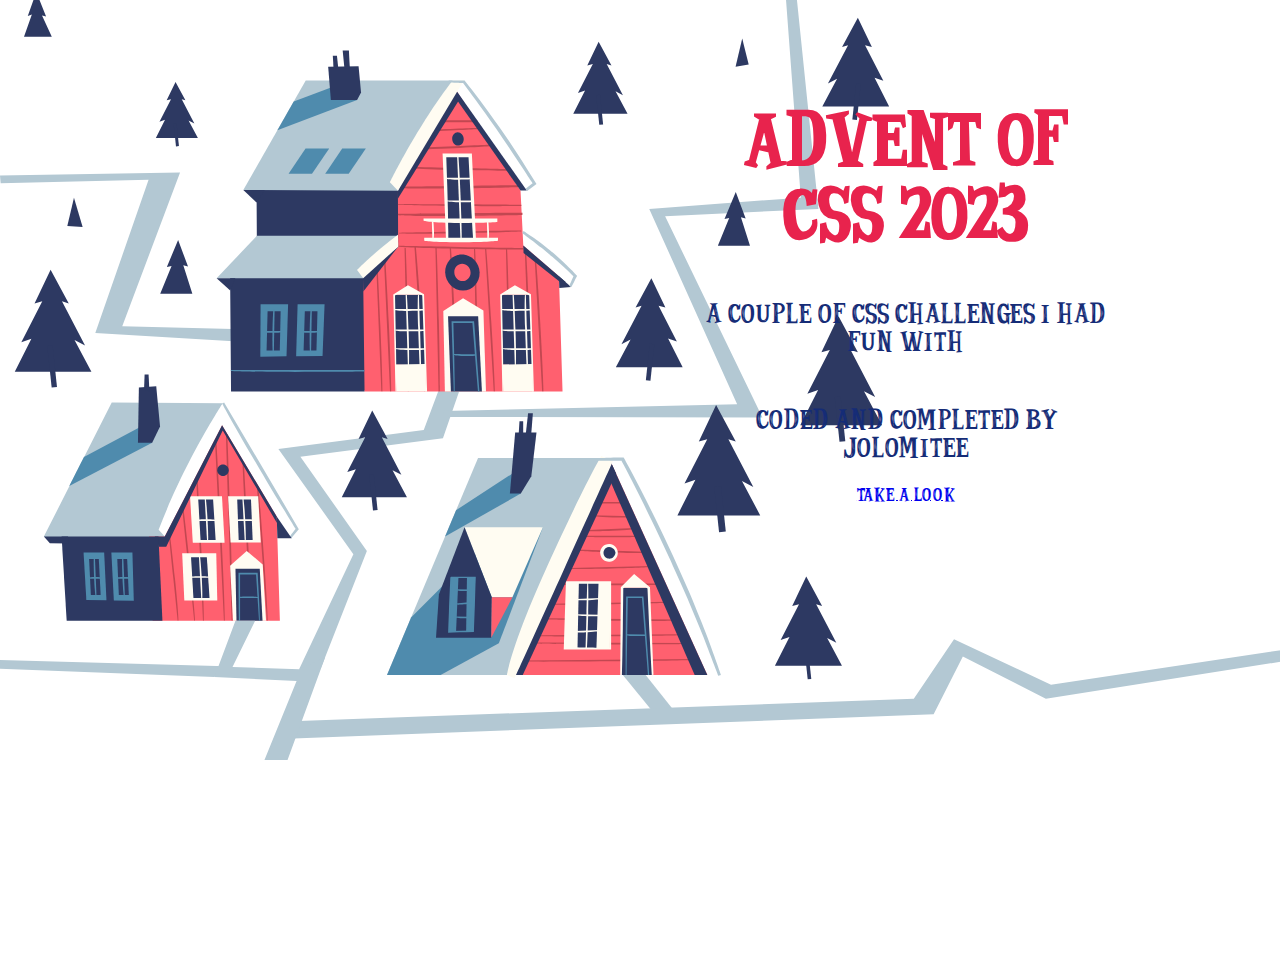
<file: index.html>
<!doctype html>
<html lang="en">
<head>
    <title>CSS Challenges</title>
    <meta charset="utf-8">
    <meta name="viewport" content="width=device-width, initial-scale=1, shrink-to-fit=no">
    <link href="https://cdn.jsdelivr.net/npm/bootstrap@5.2.1/dist/css/bootstrap.min.css" rel="stylesheet" integrity="sha384-iYQeCzEYFbKjA/T2uDLTpkwGzCiq6soy8tYaI1GyVh/UjpbCx/TYkiZhlZB6+fzT" crossorigin="anonymous">
    <link rel="stylesheet" href="style.css">
</head>

    <body>
        <main>
            <div class="intro">
                <h1 aria-label="Advent of CSS">ADVENT OF <br class="d-md-none"> CSS 2023</h1>
                <p>A COUPLE OF CSS CHALLENGES I HAD FUN WITH</p>
                <p>CODED AND COMPLETED BY JOLOMITEE</p>

                <div class="d-grid gap-2">
                <a href="./1/index.html" type="button" role="button" title="See all challenges" class="btn btn-primary py-3 mt-3" aria-label="See all challenges">TAKE A LOOK</a>
                </div>
            </div>
        </main>
        <script src="https://cdn.jsdelivr.net/npm/@popperjs/core@2.11.6/dist/umd/popper.min.js"
            integrity="sha384-oBqDVmMz9ATKxIep9tiCxS/Z9fNfEXiDAYTujMAeBAsjFuCZSmKbSSUnQlmh/jp3" crossorigin="anonymous">
        </script>
        <script src="https://cdn.jsdelivr.net/npm/bootstrap@5.2.1/dist/js/bootstrap.min.js"
            integrity="sha384-7VPbUDkoPSGFnVtYi0QogXtr74QeVeeIs99Qfg5YCF+TidwNdjvaKZX19NZ/e6oz" crossorigin="anonymous">
        </script>
    </body>
</html>
</file>
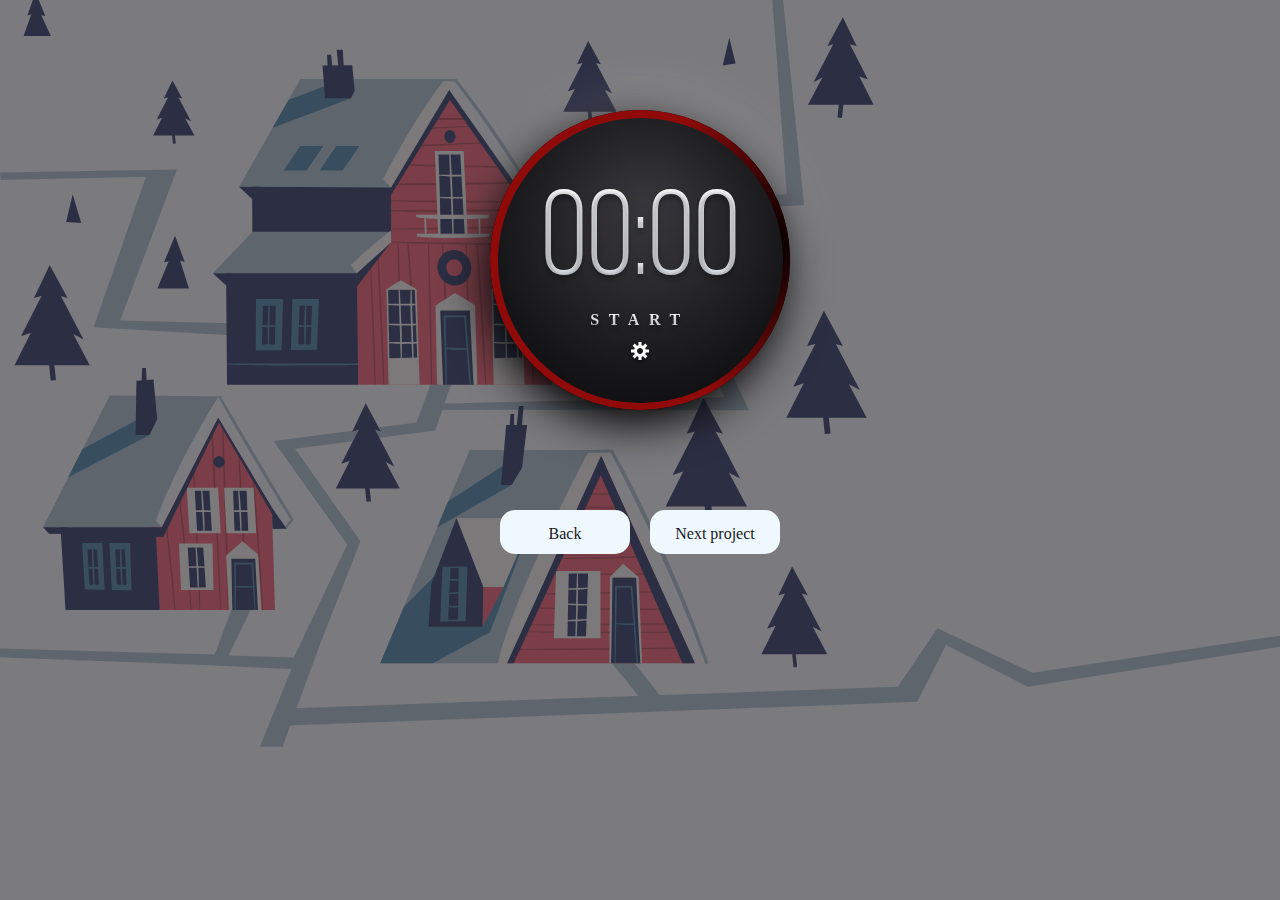
<file: 1/index.html>
<!DOCTYPE html>
<html lang="en">
	<head>
		<meta charset="UTF-8" />
		<meta http-equiv="X-UA-Compatible" content="IE=edge" />
		<meta name="viewport" content="width=device-width, initial-scale=1.0" />
		<title>Pomodoro Counter</title>
		<link rel="stylesheet" href="./style.css" />
	</head>
	<body>
		<main>
			<div class="container">
				<div class="time-circle">
					<div class="info-circle">
						<div class="info">
							<p class="time">
								<span id="minutes">00</span>:<span id="seconds">00</span>
							</p>
							<button type="button" class="status" id="trigger">START</button>
							<button id="settings">
								<img src="./images/gear.svg" alt="settings" />
							</button>
						</div>
					</div>
				</div>
			</div>

			<div class="navigation">
				<a type="button" role="button" href="../index.html">Back</a>
				<a type="button" role="button" href="../2/index.html">Next project</a>
			</div>
		</main>

		<script src="./script.js"></script>
	</body>
</html>
</file>
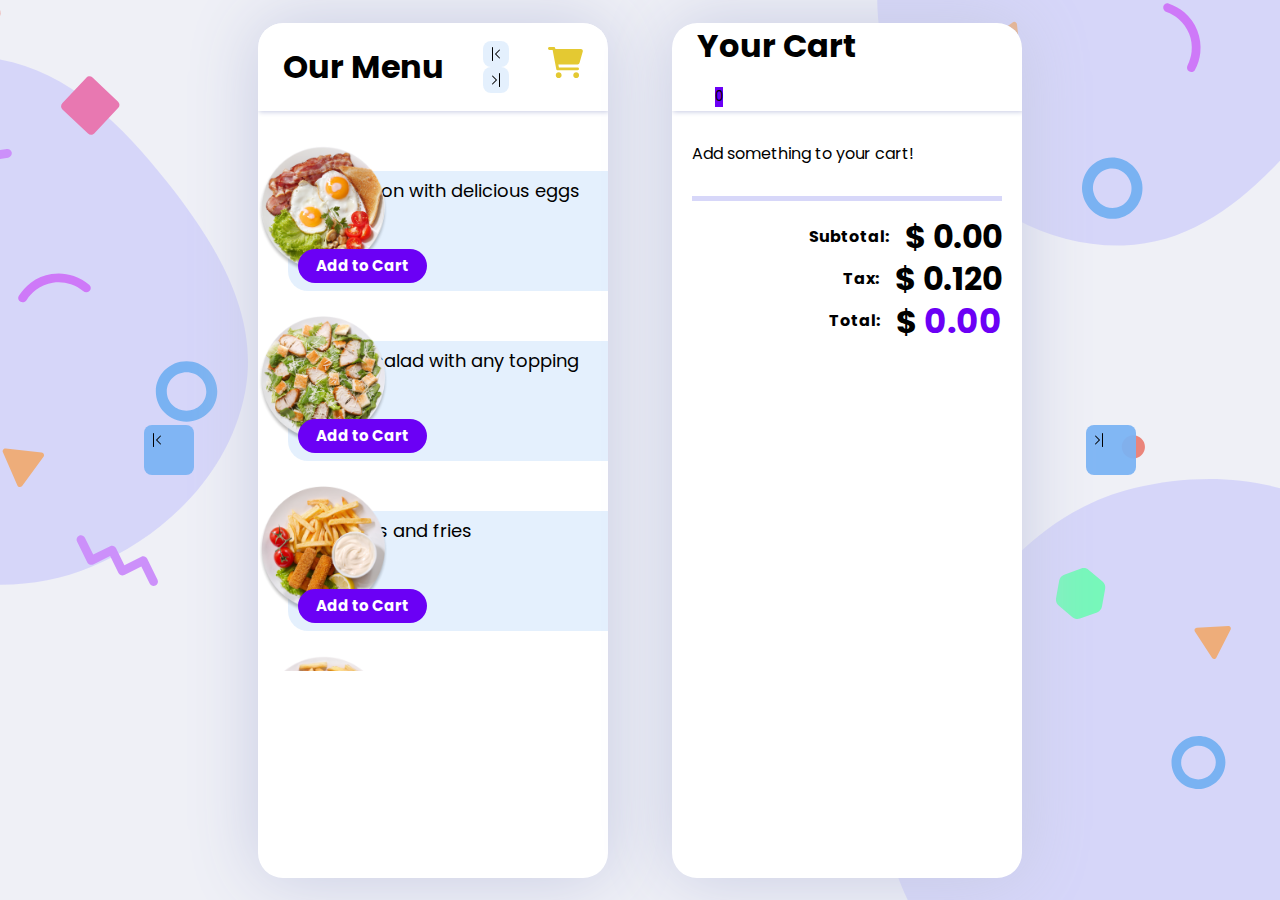
<file: 2/index.html>
<!DOCTYPE html>
<html lang="en">
	<head>
		<title>E-commerce Component</title>
		<!-- Required meta tags -->
		<meta charset="utf-8" />
		<meta
			name="viewport"
			content="width=device-width, initial-scale=1, shrink-to-fit=no"
		/>
		<link rel="preconnect" href="https://fonts.googleapis.com" />
		<link rel="preconnect" href="https://fonts.gstatic.com" crossorigin />
		<link
			href="https://fonts.googleapis.com/css2?family=Poppins:wght@400;700&display=swap"
			rel="stylesheet"
		/>

		<!-- Bootstrap CSS v5.2.1 -->
		<link
			href="https://cdn.jsdelivr.net/npm/bootstrap@5.2.1/dist/css/bootstrap.min.css"
			rel="stylesheet"
			integrity="sha384-iYQeCzEYFbKjA/T2uDLTpkwGzCiq6soy8tYaI1GyVh/UjpbCx/TYkiZhlZB6+fzT"
			crossorigin="anonymous"
		/>
		<link rel="stylesheet" href="./style.css" />
	</head>

	<body>
		<img src="./images/bg__left.svg" alt="background" class="bg__left" />
		<img src="./images/bg__top-right.svg" alt="background" class="bg__top" />
		<img src="./images/bg__btm-right.svg" alt="background" class="bg__btm" />

		<main>
			<a type="button" role="button" href="../1/index.html" class="lg-nav-buttons  d-none d-md-flex" title="Previous project">
				<img
					src="images/chevron-bar-left.svg"
					alt="Previous"

				/>
			</a>

			<section class="main__container">
				<div class="header">
					<h1>Our Menu</h1>
					<div
						class="navigation d-flex align-items-center justify-content-center gap-3 d-md-none"
					>
						<a type="button" role="button" href="../1/index.html" class="sm-nav-buttons">
							<img
								src="images/chevron-bar-left.svg"
								alt="Go back"
								title="Previous project"

							/>
						</a>
						<a
							type="button"
							role="button"
							href="../3/index.html"
							class="sm-nav-buttons"
							><img
								src="images/chevron-bar-right.svg"
								alt="Next Project"
								title="Next Challenge"
						/></a>
					</div>
					<div>
						<button
							title="Your cart"
							type="button"
							role="button"
							class="d-md-none"
							type="button"
							data-bs-toggle="offcanvas"
							data-bs-target="#Cart__container"
							aria-controls="Cart__container"
						>
							<svg xmlns="http://www.w3.org/2000/svg" viewBox="0 0 576 512">
								<path
									d="M96 0c11.5 0 21.4 8.19 23.6 19.51L121.1 32h420.7c20.3 0 36.5 20.25 30.8 40.66l-54 192.04c-3.9 13.8-16.5 23.3-30.8 23.3H170.7l9.2 48H488c13.3 0 24 10.7 24 24s-10.7 24-24 24H159.1c-10.6 0-20.5-8.2-22.7-19.5L76.14 48H24C10.75 48 0 37.25 0 24S10.75 0 24 0h72zm32 464c0-26.5 21.5-48 48-48s48 21.5 48 48-21.5 48-48 48-48-21.5-48-48zm384 0c0 26.5-21.5 48-48 48s-48-21.5-48-48 21.5-48 48-48 48 21.5 48 48z"
								/>
							</svg>
						</button>
					</div>
				</div>

				<div id="menuItem" class="menu__items">
					<!-- Template of food items -->
					<!-- <div class="menu-item row">
                    <div class="item__img col-5">
                        <img src="./images/plate__ravioli.png" alt="Food item" class="itemImg img-fluid">
                    </div>
                    <div class="item__description col">
                        <p class="item__name">Ravioli</p>
                        <h3 class="item__price">$ <span>2.23</span></h3>

                        <div>
                            <button class="item__button">Add to Cart</button>
                        </div>
                    </div>
                </div> -->
				</div>
			</section>

			<section
				class="offcanvas offcanvas-start"
				tabindex="-1"
				id="Cart__container"
				aria-label="Your cart"
			>
				<div class="offcanvas-header header">
					<div class="d-flex">
						<h2 class="offcanvas-title" id="staticBackdropLabel">Your Cart</h2>
						<button
							type="button"
							class="btn"
							title="Cart quantity"
							title="Cart quantity"
						>
							<span class="badge" id="badgeCounter"></span>
						</button>
					</div>
					<button
						type="button"
						class="btn-close d-md-none"
						data-bs-dismiss="offcanvas"
						aria-label="Close"
					></button>
				</div>
				<div class="offcanvas-body">
					<div class="cart-body">
						<!-- <div>
                        Add something to your cart!
                    </div> -->

						<div id="cartItems" class="cartItems">
							<!-- <div>Your cart is empty</div> -->

							<!-- Template for cart item -->
							<!-- <div class="cart-item row m-0">
                            <div class="col-3 p-0 cart-img-counter">
                                <div class="inner-cart-img-counter">
                                    <img src="./images/plate__french-fries.png" alt="Food" class="img-fluid">
                                    <span class="badge cart__item-badge">1</span>
                                </div>
                            </div>
                            <div class="col pe-0">
                                <div>
                                    <p class="cart-item-desc m-0">French fries with ketchup</p>
                                    <b>$ <span id="price">2.23</span></b>
                                </div>
                                <div class="evaluator mt-3 d-flex justify-content-between align-items-center">
                                    <div class="controls d-flex align-items-center gap-3">
                                        <button id="minus">-</button><span id="quantity">1</span><button id="plus">+</button>
                                    </div>
                                    <h6 class="item__price">$<span id="quantityPrice">2.23</span></h6>
                                </div>
                            </div>

                        </div> -->
						</div>

						<div class="calculator" id="calculator">
							<div class="expenditure">
								<span class="calcMeta">Subtotal:</span>
								<h5>$ <span id="subtotal"></span></h5>
							</div>
							<div class="expenditure">
								<span class="calcMeta">Tax:</span>
								<h5>$ <span id="tax">0.120</span></h5>
							</div>
							<div class="expenditure">
								<span class="calcMeta">Total:</span>
								<h5>$ <span id="total"></span></h5>
							</div>
						</div>
					</div>
				</div>
			</section>

			<a
				type="button"
				role="button"
				href="../3/index.html"
				class="lg-nav-buttons  d-none d-md-flex" title="Next Challenge"
				><img
					src="images/chevron-bar-right.svg"
					alt="Next Project"
			/></a>
		</main>
		<!-- <footer>
        <p>JolomiTee 2023 - Advent of CSS Challenges</p>
        <p>Made with ❤ & 🤭 </p>
    </footer> -->

		<!-- Bootstrap JavaScript Libraries -->
		<script
			src="https://cdn.jsdelivr.net/npm/@popperjs/core@2.11.6/dist/umd/popper.min.js"
			integrity="sha384-oBqDVmMz9ATKxIep9tiCxS/Z9fNfEXiDAYTujMAeBAsjFuCZSmKbSSUnQlmh/jp3"
			crossorigin="anonymous"
		></script>

		<script
			src="https://cdn.jsdelivr.net/npm/bootstrap@5.2.1/dist/js/bootstrap.min.js"
			integrity="sha384-7VPbUDkoPSGFnVtYi0QogXtr74QeVeeIs99Qfg5YCF+TidwNdjvaKZX19NZ/e6oz"
			crossorigin="anonymous"
		></script>

		<script src="./main.js"></script>
		<!-- <script src="./cart.js"></script> -->
	</body>
</html>
</file>
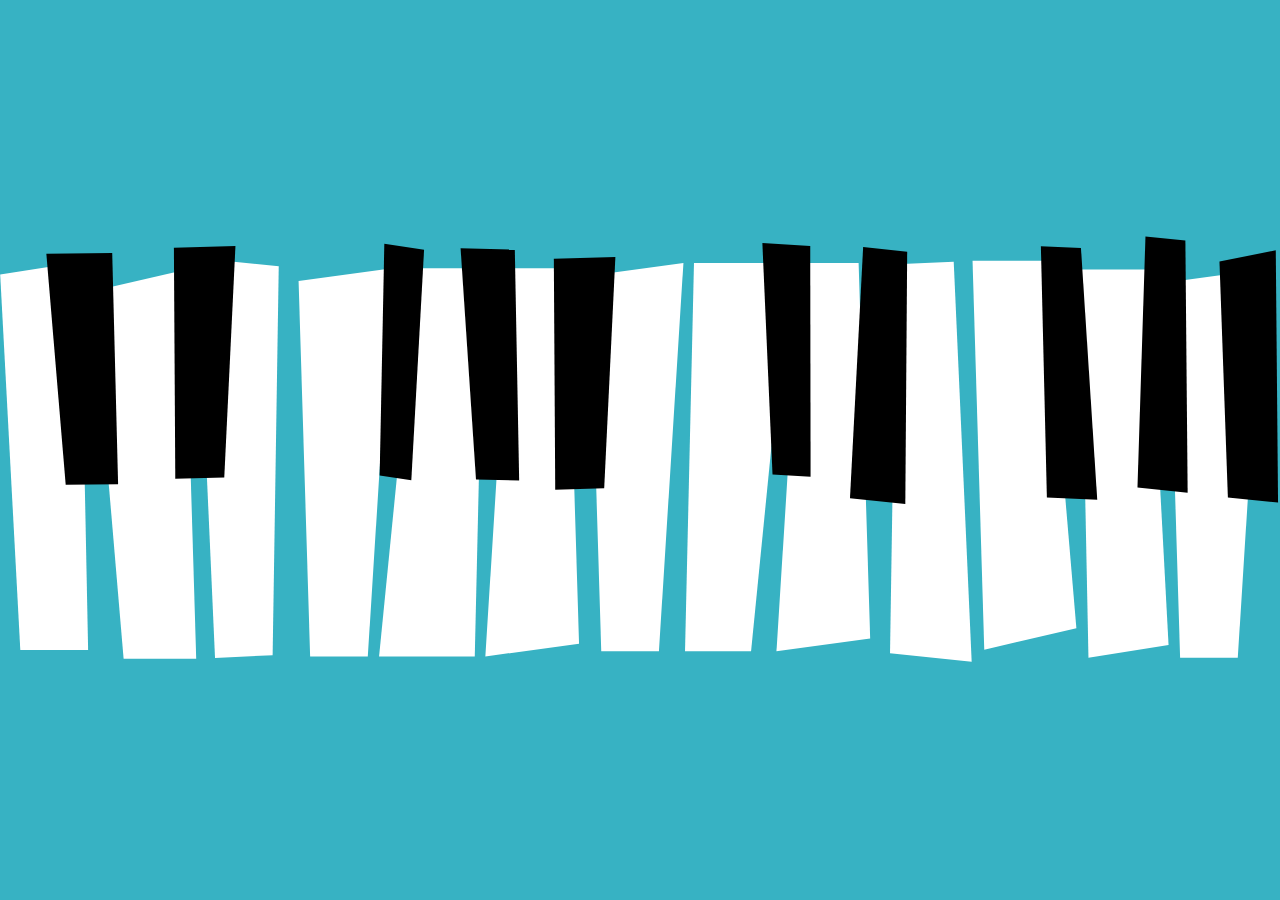
<file: 3/FINAL-CODE/index.html>
<!DOCTYPE html>
<html lang="en">

<head>
  <meta charset="UTF-8">
  <meta http-equiv="X-UA-Compatible" content="IE=edge">
  <meta name="viewport" content="width=device-width, initial-scale=1.0">
  <title>3 - Piano || Advent of CSS</title>
  <link rel="stylesheet" href="styles.css" />
</head>

<body>

  <div class="wrapper">
    <svg width="1387" height="467" viewBox="0 0 1387 467" fill="none" xmlns="http://www.w3.org/2000/svg">
      <!-- white keys -->
      <a href="#">
        <path class="white-keys" d="M638.996 44.2128L740.544 30.4131L714.007 451.115H651.516L638.996 44.2128Z" />
      </a>
      <a href="#">
        <path class="white-keys"
          d="M627.456 442.886L525.908 456.686L552.445 35.9836L614.936 35.9836L627.456 442.886Z" />
      </a>
      <a href="#">
        <path class="white-keys"
          d="M942.914 437.315L841.366 451.115L867.903 30.4131L930.395 30.4131L942.914 437.315Z" />
      </a>
      <a href="#">
        <path class="white-keys"
          d="M323.538 49.7834L425.086 35.9836L398.549 456.686L336.057 456.686L323.538 49.7834Z" />
      </a>
      <a href="#">
        <path class="white-keys" d="M1266.25 51.0879L1367.8 37.2881L1341.26 457.99H1278.77L1266.25 51.0879Z" />
      </a>
      <a href="#">
        <path class="white-keys" d="M1266.25 444.19L1179.45 457.99L1170.96 37.2881L1244.45 37.2881L1266.25 444.19Z" />
      </a>
      <a href="#">
        <path class="white-keys"
          d="M0.198484 42.9083L86.9996 29.1086L95.4927 449.811L22.0025 449.811L0.198484 42.9083Z" />
      </a>
      <a href="#">
        <path class="white-keys"
          d="M1166.36 426.108L1066.54 449.292L1053.83 27.9453L1132.51 27.9451L1166.36 426.108Z" />
      </a>
      <a href="#">
        <path class="white-keys" d="M100.091 60.9909L199.916 37.8068L212.62 459.154L133.938 459.154L100.091 60.9909Z" />
      </a>
      <a href="#">
        <path class="white-keys"
          d="M1052.91 462.278L964.417 453.282L971.021 31.7954L1033.44 28.8389L1052.91 462.278Z" />
      </a>
      <a href="#">
        <path class="white-keys" d="M213.545 24.821L302.035 33.8169L295.431 455.303L233.01 458.26L213.545 24.821Z" />
      </a>
      <a href="#">
        <path class="white-keys" d="M751.992 30.4131L855.696 30.4131L813.855 451.115H742.286L751.992 30.4131Z" />
      </a>
      <a href="#">
        <path class="white-keys" d="M514.46 456.686L410.756 456.686L452.597 35.9836L524.166 35.9836L514.46 456.686Z" />
      </a>

      <!-- black keys -->
      <a href="#">
        <path class="black-keys" d="M50.2409 20.4357L121.598 19.5728L127.98 269.937L71.194 270.624L50.2409 20.4357Z" />
      </a>
      <a href="#">
        <path class="black-keys" d="M255.13 11.8923L188.438 13.8596L189.947 264.228L243.021 262.663L255.13 11.8923Z" />
      </a>
      <a href="#">
        <path class="black-keys" d="M666.823 23.7702L600.131 25.7375L601.64 276.106L654.713 274.541L666.823 23.7702Z" />
      </a>
      <a href="#">
        <path class="black-keys" d="M416.443 9.5631L459.528 15.9547L445.694 265.656L411.407 260.57L416.443 9.5631Z" />
      </a>
      <a href="#">
        <path class="black-keys"
          d="M826.095 8.69799L877.949 11.8464L878.363 262.021L837.098 259.516L826.095 8.69799Z" />
      </a>
      <a href="#">
        <path class="black-keys"
          d="M980.986 291.443L921.019 285.153L935.293 13.1079L983.015 18.1132L980.986 291.443Z" />
      </a>
      <a href="#">
        <path class="black-keys" d="M1188.97 286.865L1134.4 284.46L1127.89 12.187L1171.32 14.1007L1188.97 286.865Z" />
      </a>
      <a href="#">
        <path class="black-keys" d="M1286.92 279.16L1232.57 273.722L1241.22 1.50762L1284.47 5.83491L1286.92 279.16Z" />
      </a>
      <a href="#">
        <path class="black-keys"
          d="M1384.88 289.883L1330.52 284.445L1321.41 28.6993L1382.42 16.5584L1384.88 289.883Z" />
      </a>
      <a href="#">
        <path class="black-keys"
          d="M499.081 14.3453L557.845 15.7525L562.558 265.969L515.794 264.849L499.081 14.3453Z" />
      </a>
    </svg>
  </div>

</body>

</html>
</file>
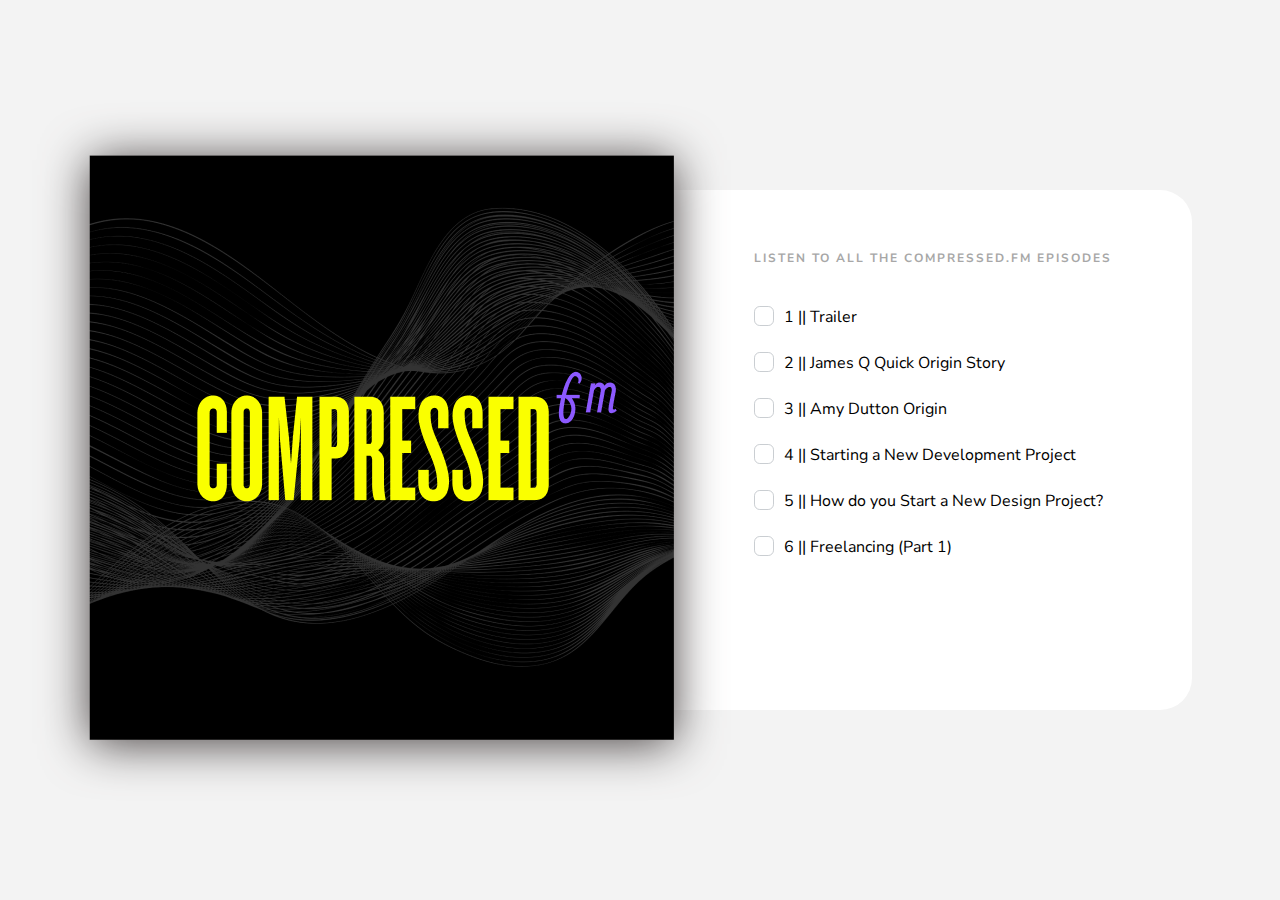
<file: 5/FINAL-CODE/index.html>
<!DOCTYPE html>
<html lang="en">

<head>
  <meta charset="UTF-8">
  <meta http-equiv="X-UA-Compatible" content="IE=edge">
  <meta name="viewport" content="width=device-width, initial-scale=1.0">
  <title>05 - Compressed.fm Multi Select || Advent of CSS</title>
  <link rel="stylesheet" href="./styles.css" />
</head>

<body>

  <div class="wrapper">
    <div class="cover">
      <img src="images/podcast-cover.png" alt="Compressed.fm" />
    </div>

    <div class="content">
      <h1>LISTEN TO ALL THE COMPRESSED.FM EPISODES</h1>

      <ul>
        <li>
          <label for="episode-1">
            <input type="checkbox" name="episode-1" id="episode-1" />
            <span>1 || Trailer</span>
          </label>
        </li>

        <li>
          <label for="episode-2">
            <input type="checkbox" name="episode-2" id="episode-2" />
            <span>2 || James Q Quick Origin Story</span>
          </label>
        </li>

        <li>
          <label for="episode-3">
            <input type="checkbox" name="episode-3" id="episode-3" />
            <span>3 || Amy Dutton Origin</span>
          </label>
        </li>

        <li>
          <label for="episode-4">
            <input type="checkbox" name="episode-4" id="episode-4" />
            <span>4 || Starting a New Development Project</span>
          </label>
        </li>

        <li>
          <label for="episode-5">
            <input type="checkbox" name="episode-5" id="episode-5" />
            <span>5 || How do you Start a New Design Project?</span>
          </label>
        </li>

        <li>
          <label for="episode-6">
            <input type="checkbox" name="episode-6" id="episode-6" />
            <span>6 || Freelancing (Part 1)</span>
          </label>
        </li>


      </ul>
    </div>
  </div>

</body>

</html>
</file>
<file: style.css>
@font-face {
    font-family: "Strange Tales";
    src: url('./Strange\ Tales.ttf');
}
body{
    background-image: url('./header.svg');
    background-size: cover;
    background-repeat: no-repeat;
    font-family: Strange Tales;
    height: 100vh;
    width: 100vw;
}
main{
    max-width: 1000px;
    height: 100%;
    margin: 0px auto;
    padding: 20px;
    color: rgb(255, 255, 255);
    background: rgba(255, 255, 255, 0.705);
    text-align: center;
}
.intro{
}
h1{
    font-size: 4rem;
    color: #e8234d;
}
p{
    margin-top: 50px;
    color: #152c77;
    font-size: 1.5rem;
}
@media screen and (min-width: 1024px) {
    main{
        background: none;
        max-width: 400px;
        position: absolute;
        right: 6%;
        padding-top: 30px;
    }
}
@media screen and (min-width: 1200px) {
    main{
        background: none;
        max-width: 400px;
        position: absolute;
        right: 12%;
        padding-top: 50px;
    }
}
</file>
<file: 1/style.css>
*{
    margin: 0;
    padding: 0;
    box-sizing: border-box;
}
@font-face {
    font-family: "Bebas Neue";
    src: url('./fonts/bebasneue-book-webfont.woff');
}
body{
    background-image: url('../header.svg');
    background-size: cover;
    background-repeat: no-repeat;
}
main{
    background: #2b2a309f;
    position: relative;
    width: 100vw;
    height: 100vh;
    padding: 10px;
    margin: 0 auto;
}
.container{
    width: 300px;
    height: 300px;
    background: #000000;
    box-shadow: -5px 14px 44px #000000, 5px -16px 50px rgba(255, 255, 255, 0.15);
    border-radius: 100%;
    text-align: center;
    margin: 100px auto;
}
.time-circle{
    width: 300px;
    height: 300px;
    /* background: #910A0A; */
    background: radial-gradient(43.34% 55.31% at 93.34% 44.69%, #000000 0%, #910A0A 100%) /* warning: gradient uses a rotation that is not supported by CSS and may not behave as expected */;
    border-radius: 100%;
    display: flex;
    justify-content: center;
    align-items: center;
}
.info-circle{
    background: radial-gradient(71.4% 71.4% at 51.7% 28.6%, #3A393F 0%, #17171A 100%) /* warning: gradient uses a rotation that is not supported by CSS and may not behave as expected */;
    box-shadow: inset 0px 0px 114px rgba(0, 0, 0, 0.45);
    width: 285px;
    height: 285px;
    border-radius: 100%;
    padding-top: 50px;
}
.info{
    background: transparent;
    color: white;
    display: flex;
    flex-direction: column;
    justify-content: center;
    align-items: center;
}
.time{
    font-family: 'Bebas Neue';
    font-style: normal;
    font-weight: 400;
    font-size: 120px;
    background: linear-gradient(180deg, #FFFFFF 0%, #D5D8E1 100%);
    -webkit-background-clip: text;
    -webkit-text-fill-color: transparent;
    background-clip: text;
    text-fill-color: transparent;
    text-shadow: 0px 4px 4px rgba(0, 0, 0, 0.25);
}
button{
    border: transparent;
    outline: transparent;
}
.status{
    font-family: 'Montserrat';
    font-style: normal;
    font-weight: 700;
    font-size: 16px;
    line-height: 20px;
    text-align: center;
    letter-spacing: 0.6em;
    background: linear-gradient(180deg, #FFFFFF 0%, #D5D8E1 100%);
    -webkit-background-clip: text;
    -webkit-text-fill-color: transparent;
    background-clip: text;
    text-fill-color: transparent;
    text-shadow: 0px 4px 4px rgba(0, 0, 0, 0.25);
    height: 44px;
}
#settings{
    background: transparent;
}
#settings img{
    width: 24px;
    height: 24px;
}
#stopBtn{
    display: none;
}
.navigation{
    display: flex;
    justify-content: center;
    align-items: center;
    gap: 20px;
}
.navigation a{
    padding: 15px;
    border-radius: 15px;
    height: 44px;
    width: 130px;
    background-color: aliceblue;
    text-decoration: none;
    text-align: center;
    color: #17171A;

}
</file>
<file: 2/style.css>
*{ margin: 0; padding: 0; box-sizing: border-box; font-family: 'Poppins', sans-serif; }

body{ background-color: #EFF0F6; }

::-webkit-scrollbar{ display: none; }

.bg__left{
    position: absolute;
    left: 0;
    z-index: -10;
}
.bg__top{
    position: absolute;
    right: 0;
    z-index: -10;
}
.bg__btm{
    position: absolute;
    bottom: 0;
    right: 0;
    z-index: -10;
}
main{
    width: 100%;
    height: 100vh;
    display: flex;
    justify-content: center;
    align-items: center;
    gap: 20px;
    z-index: 20;
}
.main__container, .main__cart{
    width: 375px;
    height: 100vh;
    background: #FFFFFF;
    box-shadow: 0px 0px 70px #C7CBE3;
    padding-bottom: 25px;
    overflow: hidden;
    position: relative;
}
h1,h2{
    font-family: 'Poppins';
    font-style: normal;
    font-weight: 700;
    font-size: 32px;
    color: #000000;
    margin: 0;
}
.sm-nav-buttons {
       background-color: rgba(122, 179, 243, 0.2);
       border-radius: 8px;
       box-shadow: inset;
       padding: 5px;
       max-width: 26px;
       max-height: 26px;
       display: flex;
       justify-content: center;
       align-items: center;
}
.lg-nav-buttons {
       background-color: rgba(122, 178, 243, 0.942);
              border-radius: 8px;
              box-shadow: inset;
              padding: 5px;
              width: 50px;
              height: 50px;
              justify-content: center;
              align-items: center;
}
.header, .offcanvas-header{
    padding: 25px;
    background: #FFFFFF;
    box-shadow: 1px 1px 5px #C7CBE3;
    display: flex;
    justify-content: space-between;
    align-items: center;
    max-height: 88px;
}
.header button{
    width: 35px;
    height: 35px;
    background-color: transparent;
    border: none;
    outline: transparent;
}
.header button svg{
    fill: rgb(228, 201, 50);
}
.badge{
    position: absolute;
    background: #6B00F5;

}
.menu__items{
    height: 550px;
    margin-top: 10px;
    margin-bottom: 20px;
    overflow-y: scroll;
}
.menu-item{
    margin: 50px 0 0 30px;
    background: rgba(122, 179, 243, 0.2);
    border-radius: 20px 0 0 20px;
    padding: 10px 10px 20px;
    position: relative;
    min-height: 120px;
}
.item__description{
    display: grid;
    gap: .5rem;
    padding: 0;
}
.itemImg{
    position: absolute;
    width: 130px;
    height: 130px;
    transform: translateX(-40px) translateY(-35px);
}
.item__name{
    font-family: 'Poppins';
    font-style: normal;
    font-weight: 400;
    font-size: 18px;
    line-height: 20px;
    color: #000000;
    margin: 0;
}
.item__price{
    font-family: 'Poppins';
    font-style: normal;
    font-weight: 700;
    font-size: 26px;
    line-height: 32px;
    color: #000000;
    margin: 0;
}
.item__button{
    display: flex;
    align-items: center;
    justify-content: center;
    padding: 4px 18px;
    gap: 10px;
    height: 34px;
    background: #6B00F5;
    border-radius: 20px;
    border: none;
    font-weight: 700;
    font-size: 15px;
    line-height: 24px;
    color: #FFFFFF;
    position: absolute;
}
.offcanvas{
    width: 370px !important;
    border-radius: 0 20px 20px 0;
    margin: 0 auto;
}
.offcanvas-header{
    border-radius: 25px 25px 0 0;
}
.cartItems{
    max-height: 350px;
    overflow: scroll;
    padding: 30px 0px;
    display: grid;
    gap: 1.5rem;
}
.cart-item{
    position: relative;
    margin-bottom: 30px;
}
b{
    font-size: 16px;
}
.cart-item-desc{
    font-size: 18px;
}
.inner-cart-img-counter{
    display: flex;
    justify-content: center;
    align-items: center;
}
.cart__item-badge{
    /* transform: translateX(-50px) translateY(28px); */
    text-align: center;
    background-color: #000000;
}
.controls button{
    width: 32px;
    height: 32px;
    background: #6B00F5;
    border-radius: 20px;
    border: none;
    display: flex;
    justify-content: center;
    align-items: center;
    font-size: 24px;
    color: #FFFFFF;
    font-weight: 600;
}
.delete{
    border: none;
    outline: transparent;
    background-color: transparent;
}
.calculator{
    border-top:  5px solid #D7D7F9;
    padding-top: 20px;
    bottom: 0;
    display: flex;
    flex-direction: column;
    gap: 10px;
    height: max-content;
}
.expenditure{
    display: flex;
    justify-content: flex-end;
    gap: 1rem;
}
.calcMeta{
    font-family: 'Poppins';
    font-style: normal;
    font-weight: 700;
    font-size: 16px;
    line-height: 32px;
    text-align: right;
    color: #000000;
}
h5{
    font-family: 'Poppins';
    font-style: normal;
    font-weight: 700;
    font-size: 32px;
    line-height: 32px;
    color: #000000;
}
#total{
    color: #6B00F5;
    font-size: 34px;
}


@media screen and (min-width: 425px) {
    .main__container, .main__cart{
        border-radius: 25px;
        height: 98vh;
    }
}
@media screen and (min-width: 768px) {
    main{
        gap: 5%;
    }
    .main__container, .main__cart{
        width: 350px;
        height: 95vh;
    }
    .cart-body{
        margin: 0 20px;
    }
    .cartItems{
        max-height: 380px;
    }
}
</file>
<file: 3/FINAL-CODE/styles.css>
body {
  background: #37B2C3;
  margin: 0;
  padding: 0;
}

.wrapper {
  display: flex;
  align-items: center;
  justify-content: center;;
  min-width: 100vw;
  min-height: 100vh;
}

.white-keys {
  fill: white;
}

a:hover .white-keys {
  fill: #ffd200;
}

.black-keys {
  fill:black;
}

a:hover .black-keys {
  fill: #f40082;
}
</file>
<file: 5/FINAL-CODE/styles.css>
@import url('https://fonts.googleapis.com/css2?family=Nunito+Sans:wght@400;900&display=swap');

body {
  background: #F3F3F3;
  margin: 0;
  padding: 0;
  display: flex;
  justify-content: center;
  align-items: center;
  min-height: 100vh;
  min-width: 100vw;
  font-family: 'Nunito Sans', sans-serif;
}

.wrapper {
  display: flex;
  align-items: center;
}

.cover {
  filter: drop-shadow(0px 4px 24px #453F3F);
}

.content {
  background: white;
  border-top-right-radius: 32px;
  border-bottom-right-radius: 32px;
  padding: 60px 80px;
  height: 400px;
  overflow-y: scroll;
}

h1 {
  font-size: .75rem;
  text-transform: uppercase;
  color:#A7A7A7;
  letter-spacing: 2px;
  margin: 0 0 40px;
  padding: 0;
}

ul {
  list-style-type: none;
  margin: 0;
  padding: 0;
}

li {
  margin-bottom: 24px;
  font-size: 1rem;
}

label {
  cursor: pointer;
}

input[type=checkbox] {
  display: none;
}

input[type=checkbox] + span {
  background: url('./images/checkbox--unchecked.svg') left top no-repeat;
  background-size: 20px 20px;
  min-height: 20px;
  padding-left: 30px;
}

input[type=checkbox]:checked + span {
  background-image: url('./images/checkbox--checked.svg');
  text-decoration: line-through;
  color: #C9CDD1;
}
</file>
